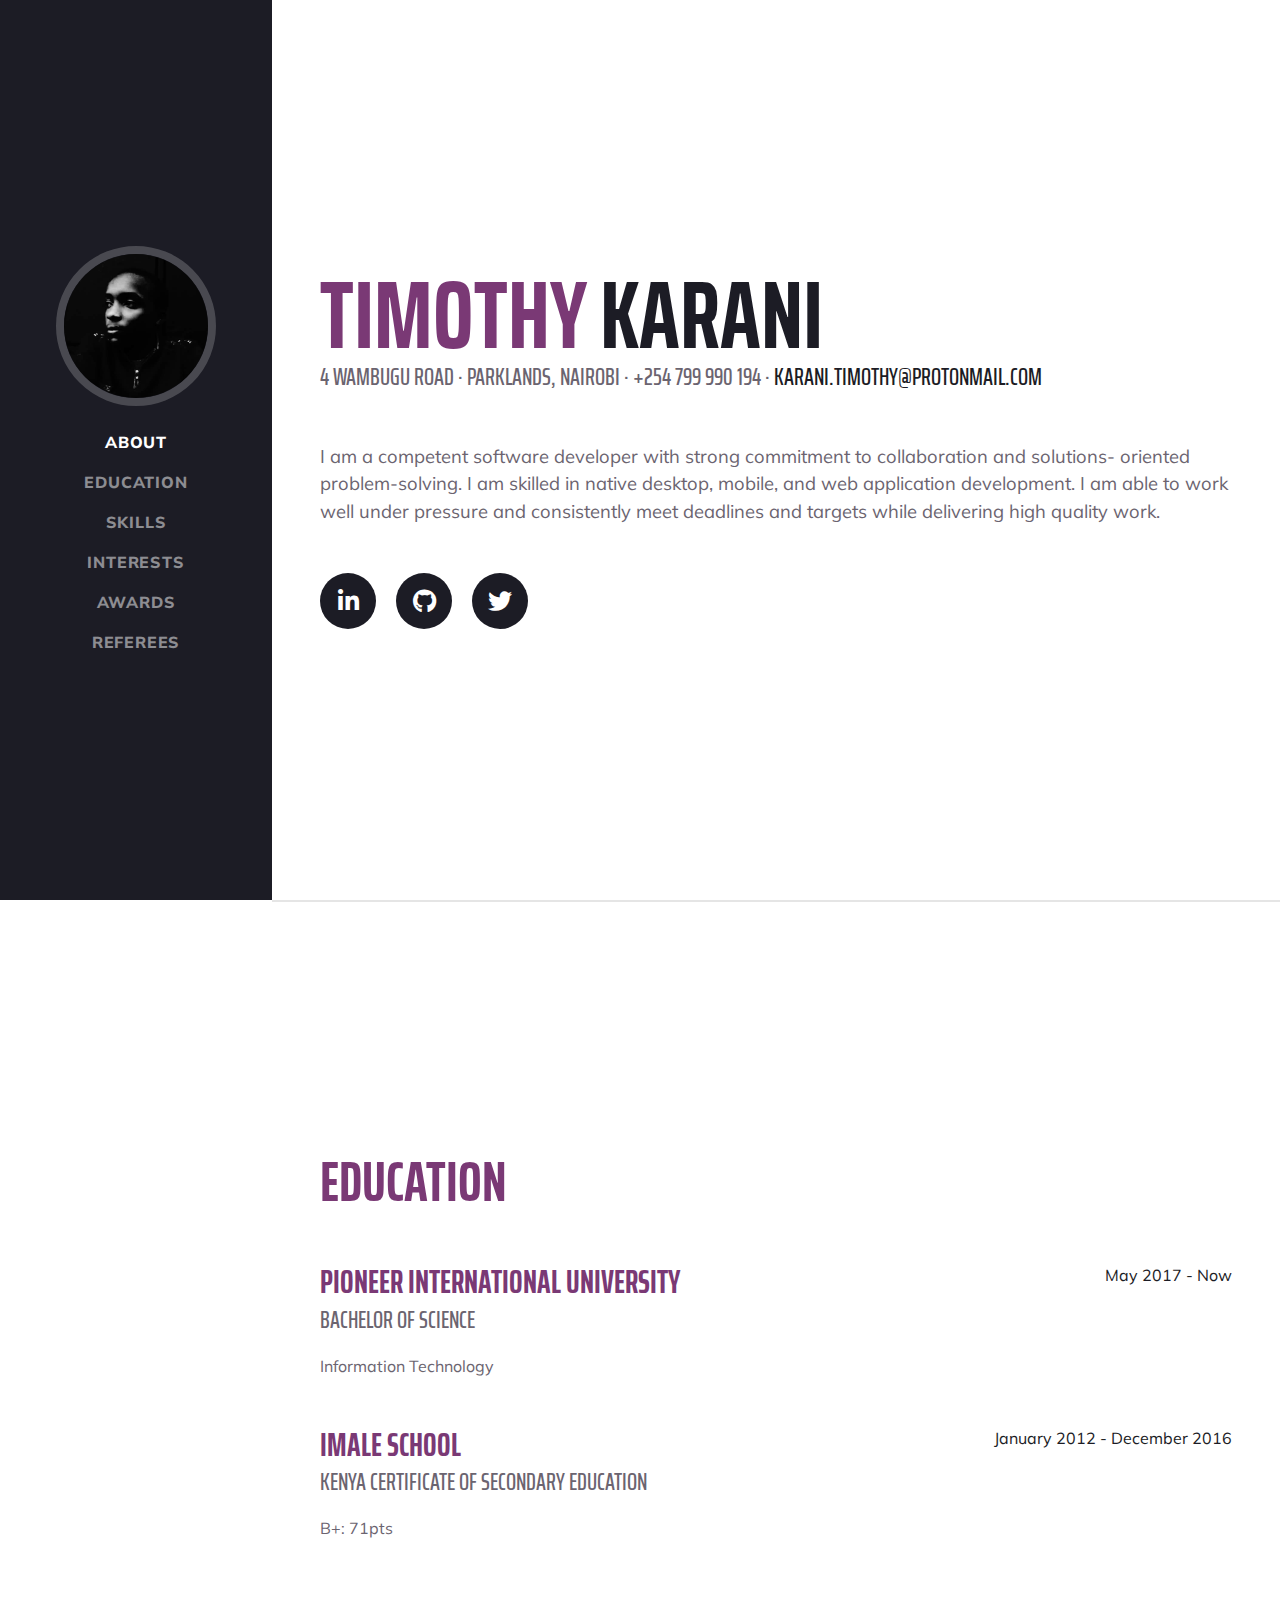
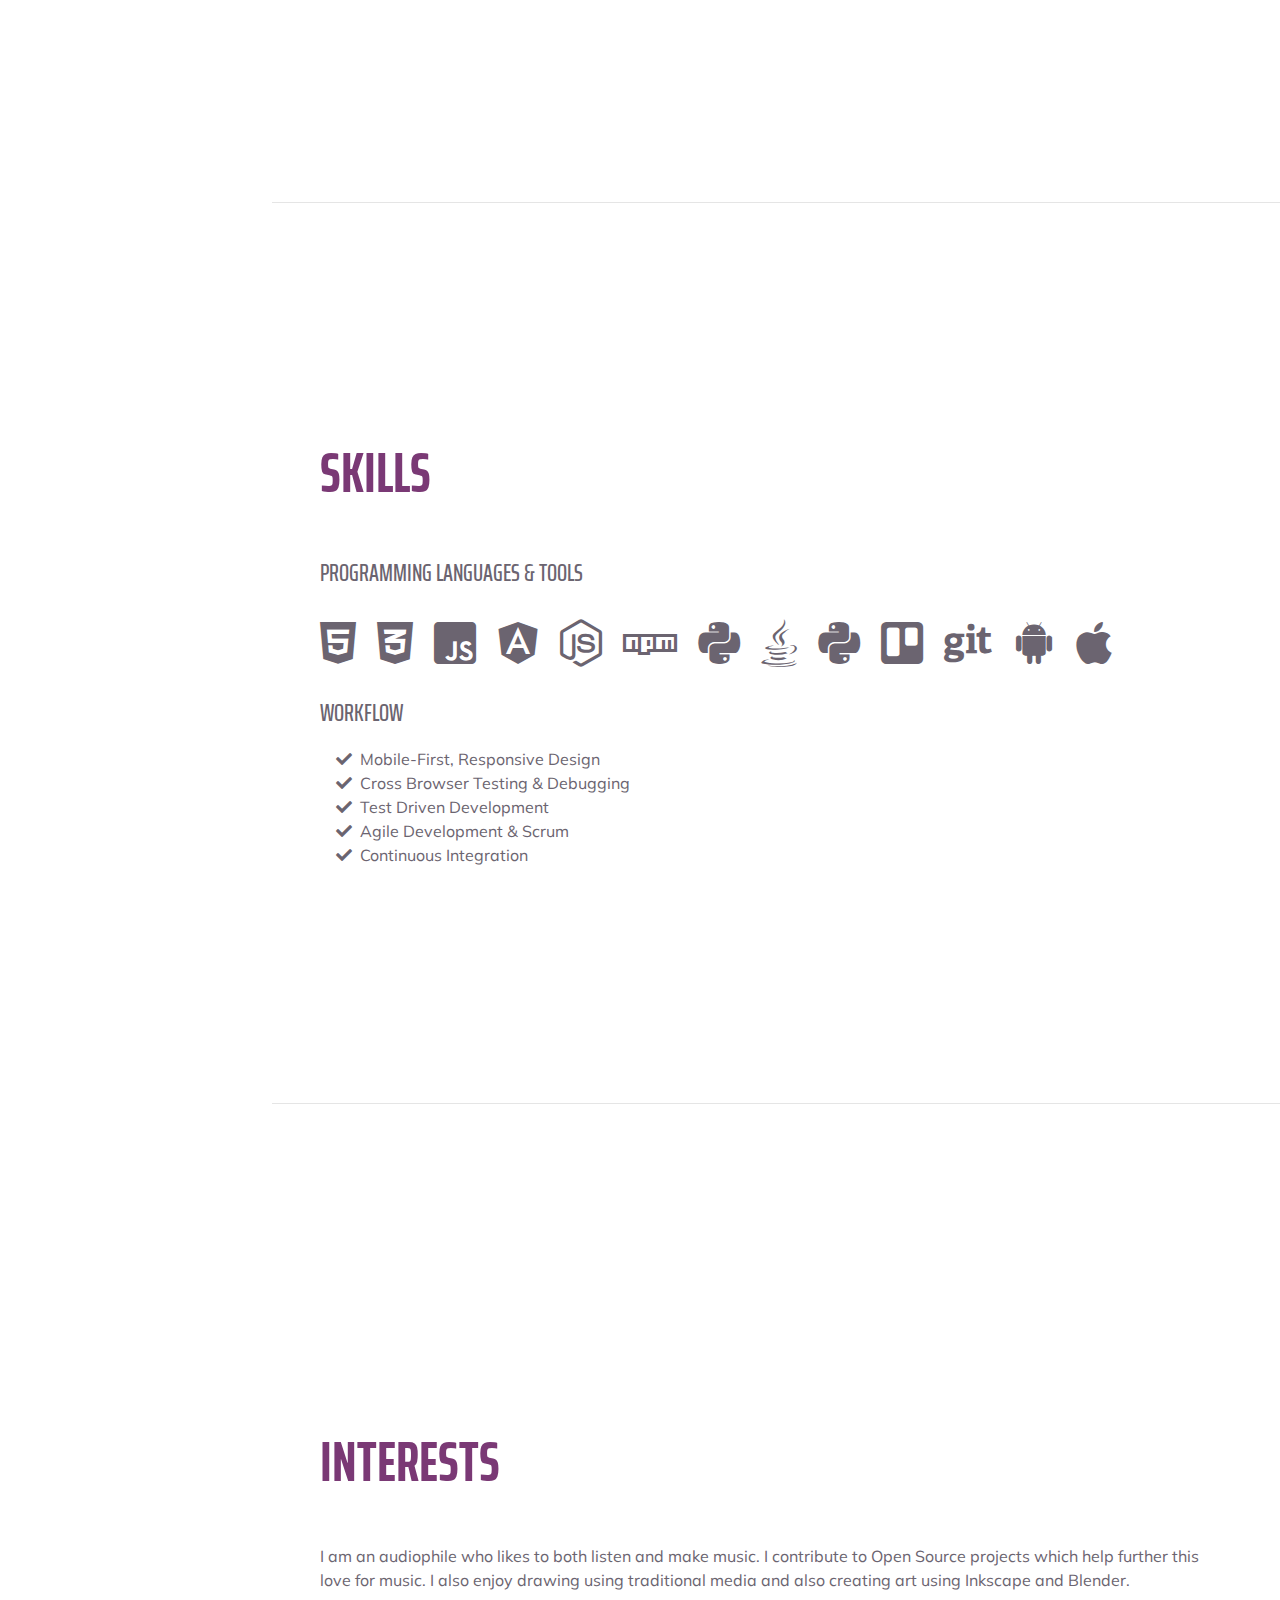
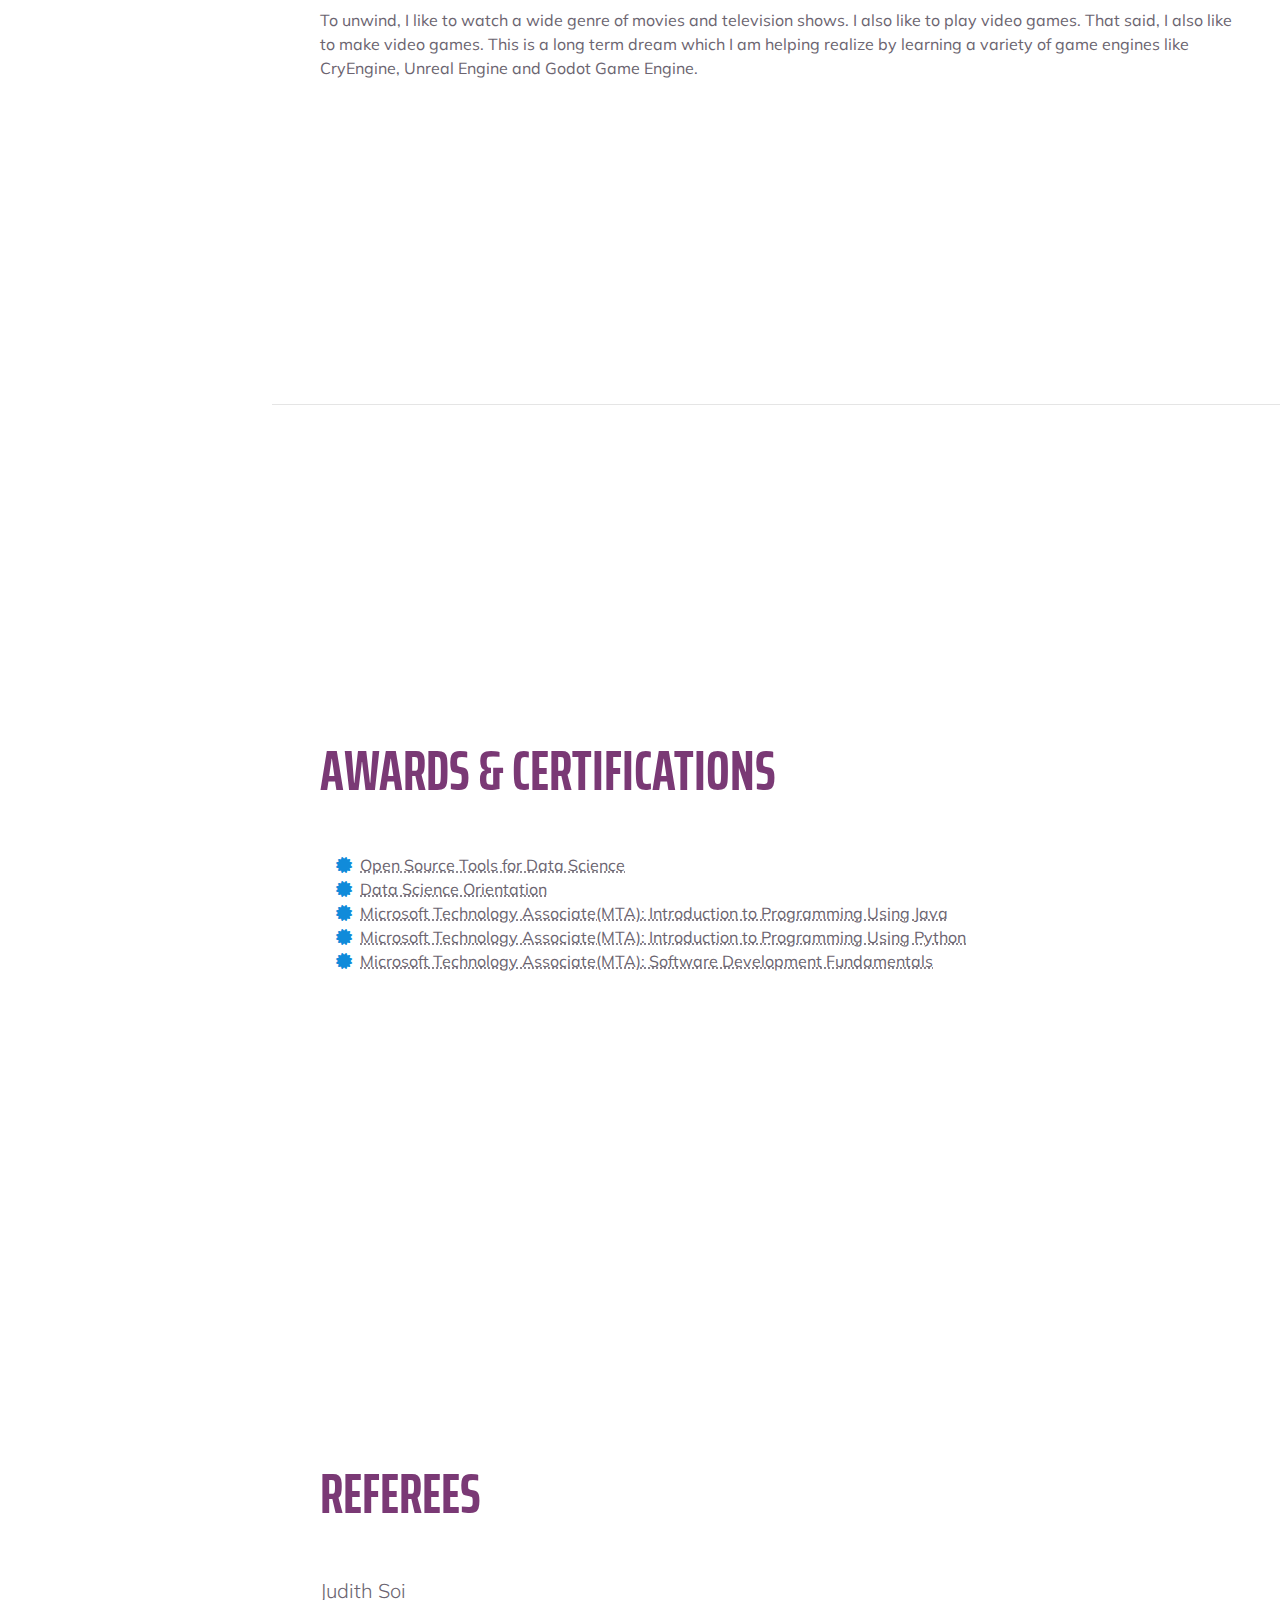
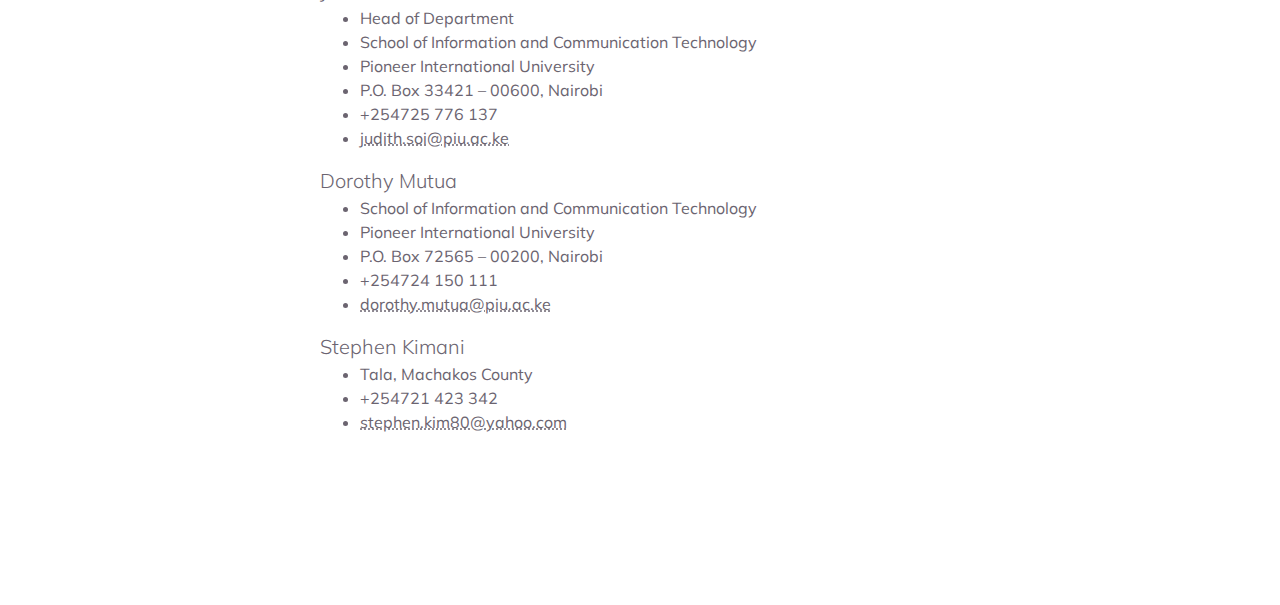
<file: index.html>
<!DOCTYPE html>
<html lang="en">
  <head>
    <meta charset="utf-8" />
    <meta
      name="viewport"
      content="width=device-width, initial-scale=1, shrink-to-fit=no"
    />
    <meta name="description" content="Timothy Karani Curriculum Vitae" />
    <meta name="author" content="Timothy Karani" />

    <title>Timothy Karani</title>

    <!-- Bootstrap core CSS -->
    <link href="vendor/bootstrap/css/bootstrap.min.css" rel="stylesheet" />

    <!-- Custom fonts for this template -->
    <link
      href="https://fonts.googleapis.com/css?family=Saira+Extra+Condensed:500,700"
      rel="stylesheet"
    />
    <link
      href="https://fonts.googleapis.com/css?family=Muli:400,400i,800,800i"
      rel="stylesheet"
    />
    <link href="vendor/fontawesome-free/css/all.min.css" rel="stylesheet" />

    <!-- Custom styles for this template -->
    <link href="css/resume.css" rel="stylesheet" />
  </head>

  <body id="page-top">
    <nav
      class="navbar navbar-expand-lg navbar-dark bg-primary fixed-top"
      id="sideNav"
    >
      <a class="navbar-brand js-scroll-trigger" href="#page-top">
        <span class="d-block d-lg-none">Timothy Karani</span>
        <span class="d-none d-lg-block">
          <img
            class="img-fluid img-profile rounded-circle mx-auto mb-2"
            src="img/profile.jpg"
            alt=""
          />
        </span>
      </a>
      <button
        class="navbar-toggler"
        type="button"
        data-toggle="collapse"
        data-target="#navbarSupportedContent"
        aria-controls="navbarSupportedContent"
        aria-expanded="false"
        aria-label="Toggle navigation"
      >
        <span class="navbar-toggler-icon"></span>
      </button>
      <div class="collapse navbar-collapse" id="navbarSupportedContent">
        <ul class="navbar-nav">
          <li class="nav-item">
            <a class="nav-link js-scroll-trigger" href="#about">About</a>
          </li>
          <!-- <li class="nav-item"> -->
          <!-- <a class="nav-link js-scroll-trigger" href="#experience" -->
          <!-- >Experience</a -->
          <!-- > -->
          <!-- </li> -->
          <li class="nav-item">
            <a class="nav-link js-scroll-trigger" href="#education"
              >Education</a
            >
          </li>
          <li class="nav-item">
            <a class="nav-link js-scroll-trigger" href="#skills">Skills</a>
          </li>
          <li class="nav-item">
            <a class="nav-link js-scroll-trigger" href="#interests"
              >Interests</a
            >
          </li>
          <li class="nav-item">
            <a class="nav-link js-scroll-trigger" href="#awards">Awards</a>
          </li>
          <li class="nav-item">
            <a class="nav-link js-scroll-trigger" href="#referees">Referees</a>
          </li>
        </ul>
      </div>
    </nav>

    <div class="container-fluid p-0">
      <section
        class="resume-section p-3 p-lg-5 d-flex align-items-center"
        id="about"
      >
        <div class="w-100">
          <h1 class="mb-0">
            Timothy
            <span class="text-primary">Karani</span>
          </h1>
          <div class="subheading mb-5">
            4 Wambugu Road · Parklands, Nairobi · +254 799 990 194 ·
            <a href="mailto:karani.timothy@protonmail.com">
              karani.timothy@protonmail.com
            </a>
          </div>
          <p class="lead mb-5">
            I am a competent software developer with strong commitment to
            collaboration and solutions- oriented problem-solving. I am skilled
            in native desktop, mobile, and web application development. I am
            able to work well under pressure and consistently meet deadlines and
            targets while delivering high quality work.
          </p>
          <div class="social-icons">
            <a href="https://www.linkedin.com/in/timothy-karani-m">
              <i class="fab fa-linkedin-in"></i>
            </a>
            <a href="https://github.com/c3n7">
              <i class="fab fa-github"></i>
            </a>
            <a href="https://twitter.com/c3n7_luc">
              <i class="fab fa-twitter"></i>
            </a>
          </div>
        </div>
      </section>

      <hr class="m-0" />

      <!-- <section -->
      <!-- class="resume-section p-3 p-lg-5 d-flex justify-content-center" -->
      <!-- id="experience" -->
      <!-- > -->
      <!-- <div class="w-100"> -->
      <!-- <h2 class="mb-5">Experience</h2> -->

      <!-- <div -->
      <!-- class="resume-item d-flex flex-column flex-md-row justify-content-between mb-5" -->
      <!-- > -->
      <!-- <div class="resume-content"> -->
      <!-- <h3 class="mb-0">Nothing Here Yet</h3> -->
      <!-- <div class="subheading mb-3">Nothing Yet</div> -->
      <!-- <p> -->
      <!-- Nothing Here Yet -->
      <!-- Bring to the table win-win survival strategies to ensure -->
      <!-- proactive domination. At the end of the day, going forward, a -->
      <!-- new normal that has evolved from generation X is on the runway -->
      <!-- heading towards a streamlined cloud solution. User generated -->
      <!-- content in real-time will have multiple touchpoints for -->
      <!-- offshoring. -->
      <!-- </p> -->
      <!-- </div> -->
      <!-- <div class="resume-date text-md-right"> -->
      <!-- <span class="text-primary">March 2013 - Present</span> -->
      <!-- </div> -->
      <!-- </div> -->

      <!-- <div -->
      <!-- class="resume-item d-flex flex-column flex-md-row justify-content-between mb-5" -->
      <!-- > -->
      <!-- <div class="resume-content"> -->
      <!-- <h3 class="mb-0">Web Developer</h3> -->
      <!-- <div class="subheading mb-3">Intelitec Solutions</div> -->
      <!-- <p> -->
      <!-- Capitalize on low hanging fruit to identify a ballpark value -->
      <!-- added activity to beta test. Override the digital divide with -->
      <!-- additional clickthroughs from DevOps. Nanotechnology immersion -->
      <!-- along the information highway will close the loop on focusing -->
      <!-- solely on the bottom line. -->
      <!-- </p> -->
      <!-- </div> -->
      <!-- <div class="resume-date text-md-right"> -->
      <!-- <span class="text-primary">December 2011 - March 2013</span> -->
      <!-- </div> -->
      <!-- </div> -->

      <!-- <div -->
      <!-- class="resume-item d-flex flex-column flex-md-row justify-content-between mb-5" -->
      <!-- > -->
      <!-- <div class="resume-content"> -->
      <!-- <h3 class="mb-0">Junior Web Designer</h3> -->
      <!-- <div class="subheading mb-3">Shout! Media Productions</div> -->
      <!-- <p> -->
      <!-- Podcasting operational change management inside of workflows to -->
      <!-- establish a framework. Taking seamless key performance -->
      <!-- indicators offline to maximise the long tail. Keeping your eye -->
      <!-- on the ball while performing a deep dive on the start-up -->
      <!-- mentality to derive convergence on cross-platform integration. -->
      <!-- </p> -->
      <!-- </div> -->
      <!-- <div class="resume-date text-md-right"> -->
      <!-- <span class="text-primary">July 2010 - December 2011</span> -->
      <!-- </div> -->
      <!-- </div> -->
      <!-- </div> -->
      <!-- </section> -->

      <hr class="m-0" />

      <section
        class="resume-section p-3 p-lg-5 d-flex align-items-center"
        id="education"
      >
        <div class="w-100">
          <h2 class="mb-5">Education</h2>

          <div
            class="resume-item d-flex flex-column flex-md-row justify-content-between mb-5"
          >
            <div class="resume-content">
              <h3 class="mb-0">Pioneer International University</h3>
              <div class="subheading mb-3">Bachelor of Science</div>
              <div>Information Technology</div>
            </div>
            <div class="resume-date text-md-right">
              <span class="text-primary">May 2017 - Now</span>
            </div>
          </div>

          <div
            class="resume-item d-flex flex-column flex-md-row justify-content-between"
          >
            <div class="resume-content">
              <h3 class="mb-0">Imale School</h3>
              <div class="subheading mb-3">
                Kenya Certificate of Secondary Education
              </div>
              <p>B+: 71pts</p>
            </div>
            <div class="resume-date text-md-right">
              <span class="text-primary">January 2012 - December 2016</span>
            </div>
          </div>
        </div>
      </section>

      <hr class="m-0" />

      <section
        class="resume-section p-3 p-lg-5 d-flex align-items-center"
        id="skills"
      >
        <div class="w-100">
          <h2 class="mb-5">Skills</h2>

          <div class="subheading mb-3">Programming Languages &amp; Tools</div>
          <ul class="list-inline dev-icons">
            <li class="list-inline-item">
              <i class="fab fa-html5"></i>
            </li>
            <li class="list-inline-item">
              <i class="fab fa-css3-alt"></i>
            </li>
            <li class="list-inline-item">
              <i class="fab fa-js-square"></i>
            </li>
            <li class="list-inline-item">
              <i class="fab fa-angular"></i>
            </li>
            <li class="list-inline-item">
              <i class="fab fa-node-js"></i>
            </li>
            <li class="list-inline-item">
              <i class="fab fa-npm"></i>
            </li>
            <li class="list-inline-item">
              <i class="fab fa-python"></i>
            </li>
            <li class="list-inline-item">
              <i class="fab fa-java"></i>
            </li>
            <li class="list-inline-item">
              <i class="fab fa-python"></i>
            </li>
            <li class="list-inline-item">
              <i class="fab fa-trello"></i>
            </li>
            <li class="list-inline-item">
              <i class="fab fa-git"></i>
            </li>
            <li class="list-inline-item">
              <i class="fab fa-android"></i>
            </li>
            <li class="list-inline-item">
              <i class="fab fa-apple"></i>
            </li>
          </ul>

          <div class="subheading mb-3">Workflow</div>
          <ul class="fa-ul mb-0">
            <li>
              <i class="fa-li fa fa-check"></i>
              Mobile-First, Responsive Design
            </li>
            <li>
              <i class="fa-li fa fa-check"></i>
              Cross Browser Testing &amp; Debugging
            </li>
            <li>
              <i class="fa-li fa fa-check"></i>
              Test Driven Development
            </li>
            <li>
              <i class="fa-li fa fa-check"></i>
              Agile Development &amp; Scrum
            </li>
            <li>
              <i class="fa-li fa fa-check"></i>
              Continuous Integration
            </li>
          </ul>
        </div>
      </section>

      <hr class="m-0" />

      <section
        class="resume-section p-3 p-lg-5 d-flex align-items-center"
        id="interests"
      >
        <div class="w-100">
          <h2 class="mb-5">Interests</h2>
          <p>
            I am an audiophile who likes to both listen and make music. I
            contribute to Open Source projects which help further this love for
            music. I also enjoy drawing using traditional media and also
            creating art using Inkscape and Blender.
          </p>
          <p class="mb-0">
            To unwind, I like to watch a wide genre of movies and television
            shows. I also like to play video games. That said, I also like to
            make video games. This is a long term dream which I am helping
            realize by learning a variety of game engines like CryEngine, Unreal
            Engine and Godot Game Engine.
          </p>
        </div>
      </section>

      <hr class="m-0" />

      <section
        class="resume-section p-3 p-lg-5 d-flex align-items-center"
        id="awards"
      >
        <div class="w-100">
          <h2 class="mb-5">Awards &amp; Certifications</h2>
          <ul class="fa-ul mb-0">
            <li>
              <a
                class="certs"
                href="https://www.youracclaim.com/badges/baa385e0-f9df-49a1-886c-59c357e4596d/"
              >
                <i class="fa-li fa fa-certificate cert-icon"></i>
                Open Source Tools for Data Science
              </a>
            </li>
            <li>
              <a
                class="certs"
                href="https://www.youracclaim.com/badges/d9e3a213-c98d-49ec-9dc0-be10e792d685/"
              >
                <i class="fa-li fa fa-certificate cert-icon"></i>
                Data Science Orientation
              </a>
            </li>
            <li>
              <a
                class="certs"
                href="https://www.youracclaim.com/badges/07bc4ca6-f0d8-40d0-a6c3-31fb6b2054d9/"
              >
                <i class="fa-li fa fa-certificate cert-icon"></i>
                Microsoft Technology Associate(MTA): Introduction to Programming
                Using Java
              </a>
            </li>
            <li>
              <a
                class="certs"
                href="https://www.youracclaim.com/badges/cb2286f6-38fa-4c60-a0ea-b315142b41fd/"
              >
                <i class="fa-li fa fa-certificate cert-icon"></i>
                Microsoft Technology Associate(MTA): Introduction to Programming
                Using Python
              </a>
            </li>
            <li>
              <a
                class="certs"
                href="https://www.youracclaim.com/badges/23e73e3f-12d8-4709-92c2-90e92d763328/"
              >
                <i class="fa-li fa fa-certificate cert-icon"></i>
                Microsoft Technology Associate(MTA): Software Development
                Fundamentals
              </a>
            </li>
          </ul>
        </div>
      </section>

      <section
        class="resume-section p-3 p-lg-5 d-flex align-items-center"
        id="referees"
      >
        <div class="w-100">
          <h2 class="mb-5">Referees</h2>
          <div class="lead">Judith Soi</div>
          <ul>
            <li>Head of Department</li>
            <li>School of Information and Communication Technology</li>
            <li>Pioneer International University</li>
            <li>P.O. Box 33421 – 00600, Nairobi</li>
            <li>+254725 776 137</li>
            <li>
              <a href="mailto:judith.soi@piu.ac.ke" class="certs">
                judith.soi@piu.ac.ke</a
              >
            </li>
          </ul>
          <div class="lead">Dorothy Mutua</div>
          <ul>
            <li>School of Information and Communication Technology</li>
            <li>Pioneer International University</li>
            <li>P.O. Box 72565 – 00200, Nairobi</li>
            <li>+254724 150 111</li>
            <li>
              <a href="mailto:dorothy.mutua@piu.ac.ke" class="certs">
                dorothy.mutua@piu.ac.ke
              </a>
            </li>
          </ul>
          <div class="lead">Stephen Kimani</div>
          <ul>
            <li>Tala, Machakos County</li>
            <li>+254721 423 342</li>
            <li>
              <a href="mailto:stephen.kim80@yahoo.com" class="certs">
                stephen.kim80@yahoo.com
              </a>
            </li>
          </ul>
        </div>
      </section>
    </div>

    <!-- Bootstrap core JavaScript -->
    <script src="vendor/jquery/jquery.min.js"></script>
    <script src="vendor/bootstrap/js/bootstrap.bundle.min.js"></script>

    <!-- Plugin JavaScript -->
    <script src="vendor/jquery-easing/jquery.easing.min.js"></script>

    <!-- Custom scripts for this template -->
    <script src="js/resume.min.js"></script>
  </body>
</html>
</file>
<file: css/resume.css>
/*!
 * Start Bootstrap - Resume v5.0.8 (https://startbootstrap.com/template-overviews/resume)
 * Copyright 2013-2019 Start Bootstrap
 * Licensed under MIT (https://github.com/BlackrockDigital/startbootstrap-resume/blob/master/LICENSE)
 */

body {
  font-family: 'Muli', -apple-system, BlinkMacSystemFont, 'Segoe UI', Roboto, 'Helvetica Neue', Arial, sans-serif, 'Apple Color Emoji', 'Segoe UI Emoji', 'Segoe UI Symbol', 'Noto Color Emoji';
  padding-top: 54px;
  color: #6B6470;
}

@media (min-width: 992px) {
  body {
    padding-top: 0;
    padding-left: 17rem;
  }
}

h1,
h2,
h3,
h4,
h5,
h6 {
  font-family: 'Saira Extra Condensed', -apple-system, BlinkMacSystemFont, 'Segoe UI', Roboto, 'Helvetica Neue', Arial, sans-serif, 'Apple Color Emoji', 'Segoe UI Emoji', 'Segoe UI Symbol', 'Noto Color Emoji';
  font-weight: 700;
  text-transform: uppercase;
  color: #7A3975;
}

h1 {
  font-size: 6rem;
  line-height: 5.5rem;
}

h2 {
  font-size: 3.5rem;
}

h3 {
  font-size: 2rem;
}

p.lead {
  font-size: 1.15rem;
  font-weight: 400;
}

.subheading {
  text-transform: uppercase;
  font-weight: 500;
  font-family: 'Saira Extra Condensed', -apple-system, BlinkMacSystemFont, 'Segoe UI', Roboto, 'Helvetica Neue', Arial, sans-serif, 'Apple Color Emoji', 'Segoe UI Emoji', 'Segoe UI Symbol', 'Noto Color Emoji';
  font-size: 1.5rem;
}

.social-icons a {
  display: inline-block;
  height: 3.5rem;
  width: 3.5rem;
  background-color: #1C1C25;
  color: #fff !important;
  border-radius: 100%;
  text-align: center;
  font-size: 1.5rem;
  line-height: 3.5rem;
  margin-right: 1rem;
}

.social-icons a:last-child {
  margin-right: 0;
}

.social-icons a:hover {
  background-color: #108BDA;
}

.dev-icons {
  font-size: 3rem;
}

.dev-icons .list-inline-item i:hover {
  color: #1C1C25;
}

#sideNav .navbar-nav .nav-item .nav-link {
  font-weight: 800;
  letter-spacing: 0.05rem;
  text-transform: uppercase;
}

#sideNav .navbar-toggler:focus {
  outline-color: #6B6470;
}

@media (min-width: 992px) {
  #sideNav {
    text-align: center;
    position: fixed;
    top: 0;
    left: 0;
    display: flex;
    flex-direction: column;
    width: 17rem;
    height: 100vh;
  }
  #sideNav .navbar-brand {
    display: flex;
    margin: auto auto 0;
    padding: 0.5rem;
  }
  #sideNav .navbar-brand .img-profile {
    max-width: 10rem;
    max-height: 10rem;
    border: 0.5rem solid rgba(255, 255, 255, 0.2);
  }
  #sideNav .navbar-collapse {
    display: flex;
    align-items: flex-start;
    flex-grow: 0;
    width: 100%;
    margin-bottom: auto;
  }
  #sideNav .navbar-collapse .navbar-nav {
    flex-direction: column;
    width: 100%;
  }
  #sideNav .navbar-collapse .navbar-nav .nav-item {
    display: block;
  }
  #sideNav .navbar-collapse .navbar-nav .nav-item .nav-link {
    display: block;
  }
}

section.resume-section {
  padding-top: 5rem !important;
  padding-bottom: 5rem !important;
  max-width: 75rem;
}

section.resume-section .resume-item .resume-date {
  min-width: none;
}

@media (min-width: 768px) {
  section.resume-section {
    min-height: 100vh;
  }
  section.resume-section .resume-item .resume-date {
    min-width: 18rem;
  }
}

@media (min-width: 992px) {
  section.resume-section {
    padding-top: 3rem !important;
    padding-bottom: 3rem !important;
  }
}

.bg-primary {
  background-color: #1C1C25 !important;
}

.text-primary {
  color: #1C1C25 !important;
}

a {
  color: #1C1C25;
}

a:hover, a:focus, a:active, .cert-icon, a.certs:hover, a.certs:focus, a.certs:active{
  color: #108BDA;
}

a.certs {
    color: #6B6470;
    text-decoration-line: underline;
    text-decoration-style: dotted;
}
</file>
